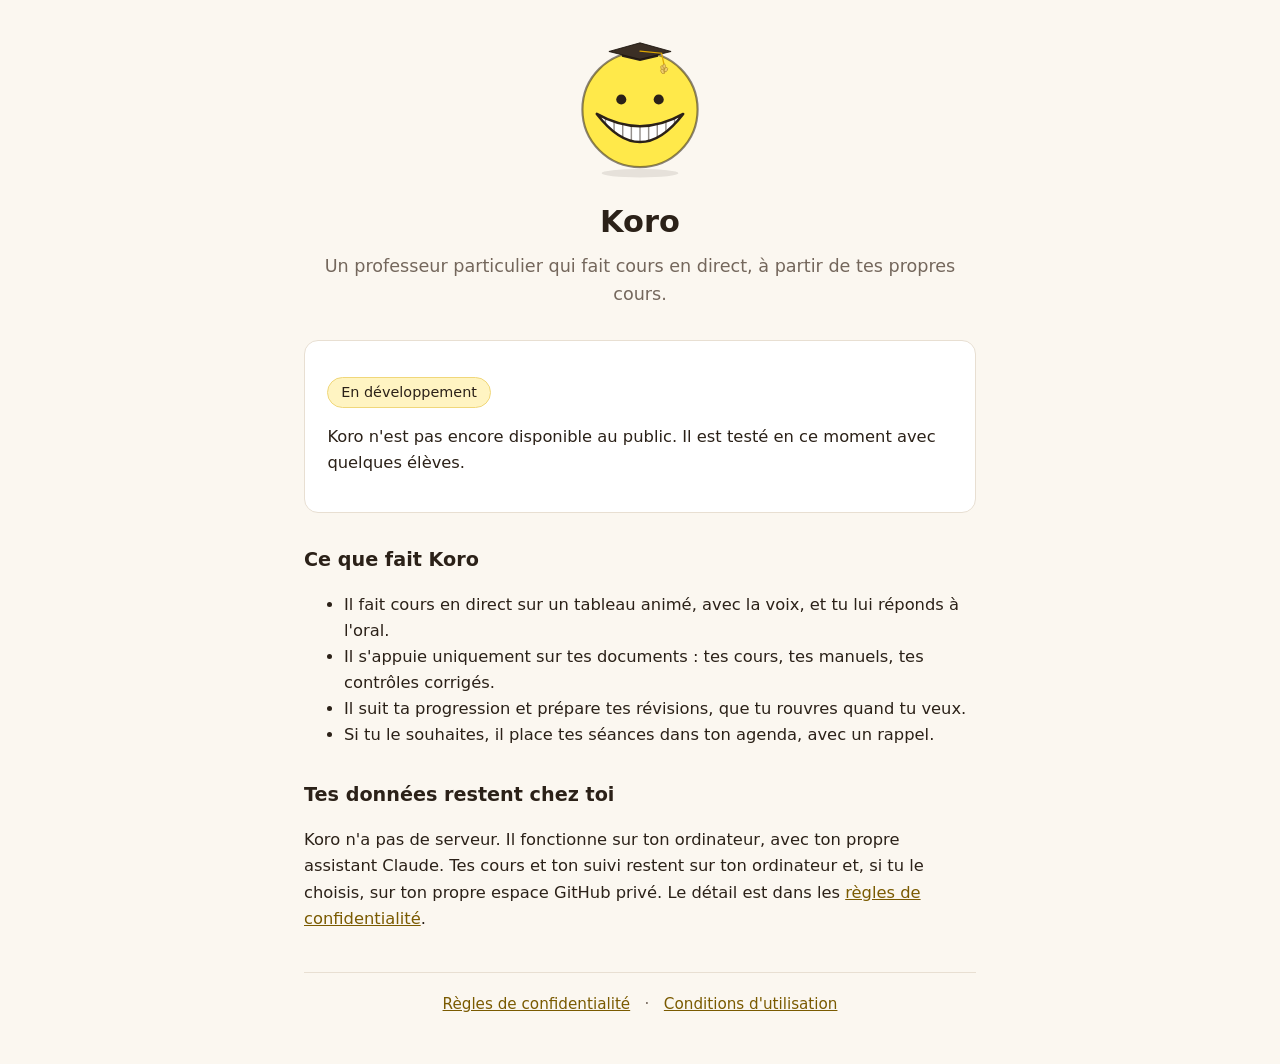
<file: index.html>
<!doctype html>
<html lang="fr">
<head>
<meta charset="utf-8">
<meta name="viewport" content="width=device-width, initial-scale=1">
<title>Koro</title>
<meta name="description" content="Koro, un professeur particulier qui fait cours en direct, à la voix, à partir de tes propres cours.">
<link rel="icon" href="koro.svg" type="image/svg+xml">
<link rel="stylesheet" href="style.css">
</head>
<body>
<main>
  <header>
    <img src="koro.svg" alt="Koro">
    <h1>Koro</h1>
    <p class="sous-titre">Un professeur particulier qui fait cours en direct, à partir de tes propres cours.</p>
  </header>

  <div class="carte">
    <p><span class="statut">En développement</span></p>
    <p>Koro n'est pas encore disponible au public. Il est testé en ce moment avec quelques élèves.</p>
  </div>

  <h2>Ce que fait Koro</h2>
  <ul>
    <li>Il fait cours en direct sur un tableau animé, avec la voix, et tu lui réponds à l'oral.</li>
    <li>Il s'appuie uniquement sur tes documents : tes cours, tes manuels, tes contrôles corrigés.</li>
    <li>Il suit ta progression et prépare tes révisions, que tu rouvres quand tu veux.</li>
    <li>Si tu le souhaites, il place tes séances dans ton agenda, avec un rappel.</li>
  </ul>

  <h2>Tes données restent chez toi</h2>
  <p>Koro n'a pas de serveur. Il fonctionne sur ton ordinateur, avec ton propre assistant Claude. Tes cours et ton suivi restent sur ton ordinateur et, si tu le choisis, sur ton propre espace GitHub privé. Le détail est dans les <a href="confidentialite.html">règles de confidentialité</a>.</p>

  <nav>
    <a href="confidentialite.html">Règles de confidentialité</a> ·
    <a href="conditions.html">Conditions d'utilisation</a>
  </nav>
</main>
</body>
</html>
</file>
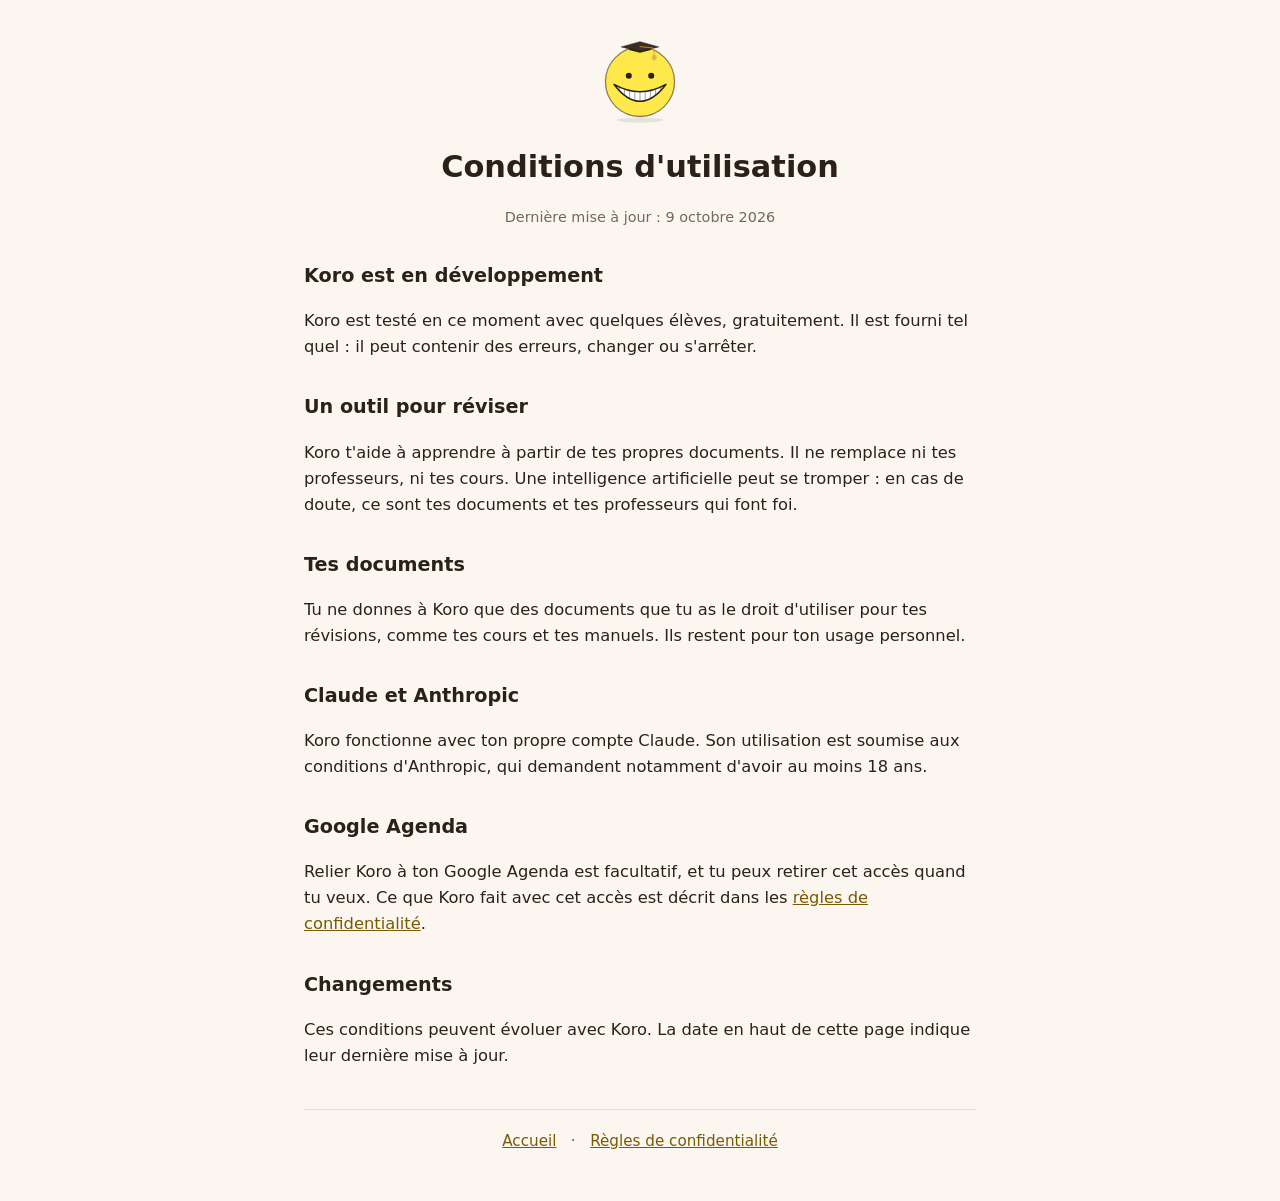
<file: conditions.html>
<!doctype html>
<html lang="fr">
<head>
<meta charset="utf-8">
<meta name="viewport" content="width=device-width, initial-scale=1">
<title>Koro : conditions d'utilisation</title>
<link rel="icon" href="koro.svg" type="image/svg+xml">
<link rel="stylesheet" href="style.css">
</head>
<body>
<main>
  <header class="petit">
    <a href="index.html"><img src="koro.svg" alt="Koro, retour à l'accueil"></a>
    <h1>Conditions d'utilisation</h1>
    <p class="date">Dernière mise à jour : 9 octobre 2026</p>
  </header>

  <h2>Koro est en développement</h2>
  <p>Koro est testé en ce moment avec quelques élèves, gratuitement. Il est fourni tel quel : il peut contenir des erreurs, changer ou s'arrêter.</p>

  <h2>Un outil pour réviser</h2>
  <p>Koro t'aide à apprendre à partir de tes propres documents. Il ne remplace ni tes professeurs, ni tes cours. Une intelligence artificielle peut se tromper : en cas de doute, ce sont tes documents et tes professeurs qui font foi.</p>

  <h2>Tes documents</h2>
  <p>Tu ne donnes à Koro que des documents que tu as le droit d'utiliser pour tes révisions, comme tes cours et tes manuels. Ils restent pour ton usage personnel.</p>

  <h2>Claude et Anthropic</h2>
  <p>Koro fonctionne avec ton propre compte Claude. Son utilisation est soumise aux conditions d'Anthropic, qui demandent notamment d'avoir au moins 18 ans.</p>

  <h2>Google Agenda</h2>
  <p>Relier Koro à ton Google Agenda est facultatif, et tu peux retirer cet accès quand tu veux. Ce que Koro fait avec cet accès est décrit dans les <a href="confidentialite.html">règles de confidentialité</a>.</p>

  <h2>Changements</h2>
  <p>Ces conditions peuvent évoluer avec Koro. La date en haut de cette page indique leur dernière mise à jour.</p>

  <nav>
    <a href="index.html">Accueil</a> ·
    <a href="confidentialite.html">Règles de confidentialité</a>
  </nav>
</main>
</body>
</html>
</file>
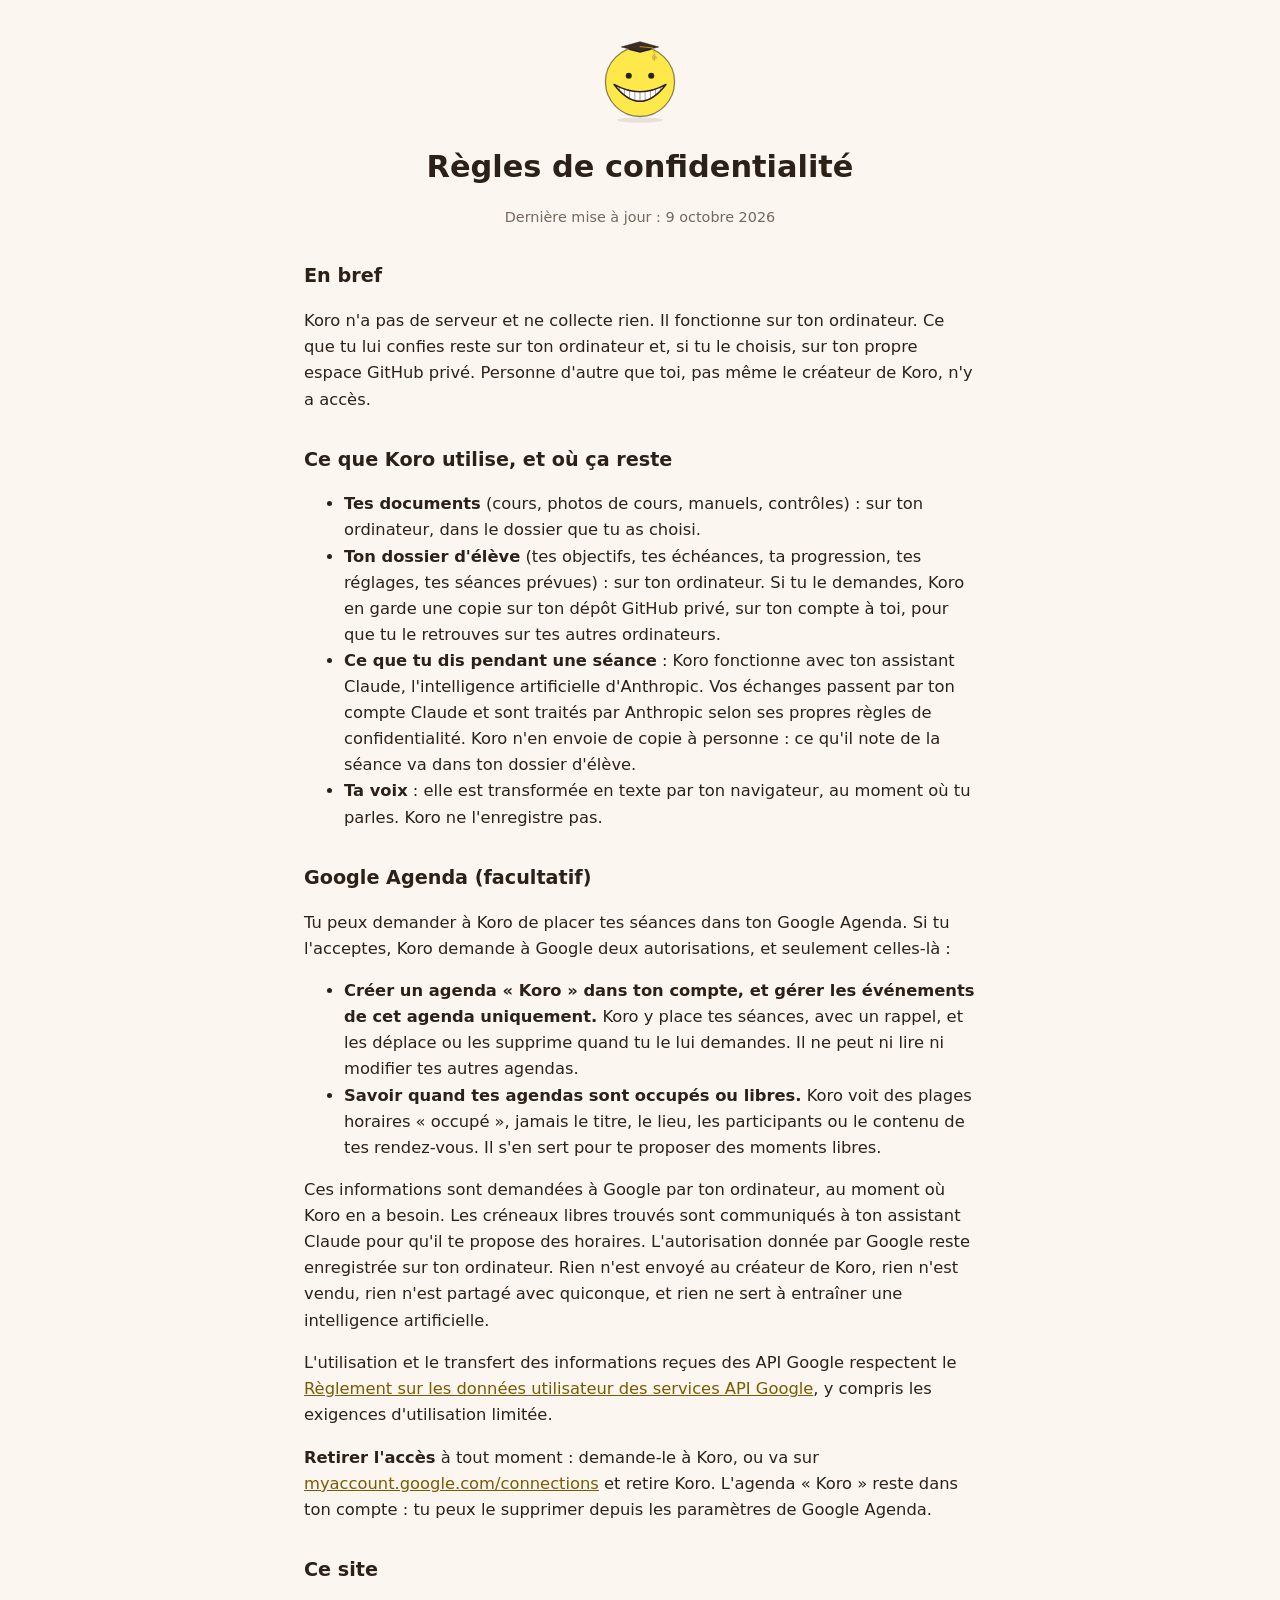
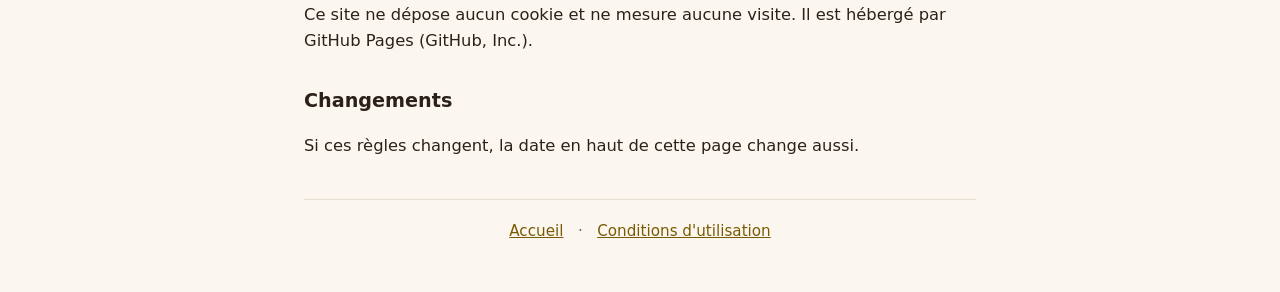
<file: confidentialite.html>
<!doctype html>
<html lang="fr">
<head>
<meta charset="utf-8">
<meta name="viewport" content="width=device-width, initial-scale=1">
<title>Koro : règles de confidentialité</title>
<link rel="icon" href="koro.svg" type="image/svg+xml">
<link rel="stylesheet" href="style.css">
</head>
<body>
<main>
  <header class="petit">
    <a href="index.html"><img src="koro.svg" alt="Koro, retour à l'accueil"></a>
    <h1>Règles de confidentialité</h1>
    <p class="date">Dernière mise à jour : 9 octobre 2026</p>
  </header>

  <h2>En bref</h2>
  <p>Koro n'a pas de serveur et ne collecte rien. Il fonctionne sur ton ordinateur. Ce que tu lui confies reste sur ton ordinateur et, si tu le choisis, sur ton propre espace GitHub privé. Personne d'autre que toi, pas même le créateur de Koro, n'y a accès.</p>

  <h2>Ce que Koro utilise, et où ça reste</h2>
  <ul>
    <li><strong>Tes documents</strong> (cours, photos de cours, manuels, contrôles) : sur ton ordinateur, dans le dossier que tu as choisi.</li>
    <li><strong>Ton dossier d'élève</strong> (tes objectifs, tes échéances, ta progression, tes réglages, tes séances prévues) : sur ton ordinateur. Si tu le demandes, Koro en garde une copie sur ton dépôt GitHub privé, sur ton compte à toi, pour que tu le retrouves sur tes autres ordinateurs.</li>
    <li><strong>Ce que tu dis pendant une séance</strong> : Koro fonctionne avec ton assistant Claude, l'intelligence artificielle d'Anthropic. Vos échanges passent par ton compte Claude et sont traités par Anthropic selon ses propres règles de confidentialité. Koro n'en envoie de copie à personne : ce qu'il note de la séance va dans ton dossier d'élève.</li>
    <li><strong>Ta voix</strong> : elle est transformée en texte par ton navigateur, au moment où tu parles. Koro ne l'enregistre pas.</li>
  </ul>

  <h2>Google Agenda (facultatif)</h2>
  <p>Tu peux demander à Koro de placer tes séances dans ton Google Agenda. Si tu l'acceptes, Koro demande à Google deux autorisations, et seulement celles-là :</p>
  <ul>
    <li><strong>Créer un agenda «&nbsp;Koro&nbsp;» dans ton compte, et gérer les événements de cet agenda uniquement.</strong> Koro y place tes séances, avec un rappel, et les déplace ou les supprime quand tu le lui demandes. Il ne peut ni lire ni modifier tes autres agendas.</li>
    <li><strong>Savoir quand tes agendas sont occupés ou libres.</strong> Koro voit des plages horaires «&nbsp;occupé&nbsp;», jamais le titre, le lieu, les participants ou le contenu de tes rendez-vous. Il s'en sert pour te proposer des moments libres.</li>
  </ul>
  <p>Ces informations sont demandées à Google par ton ordinateur, au moment où Koro en a besoin. Les créneaux libres trouvés sont communiqués à ton assistant Claude pour qu'il te propose des horaires. L'autorisation donnée par Google reste enregistrée sur ton ordinateur. Rien n'est envoyé au créateur de Koro, rien n'est vendu, rien n'est partagé avec quiconque, et rien ne sert à entraîner une intelligence artificielle.</p>
  <p>L'utilisation et le transfert des informations reçues des API Google respectent le <a href="https://developers.google.com/terms/api-services-user-data-policy" rel="noopener">Règlement sur les données utilisateur des services API Google</a>, y compris les exigences d'utilisation limitée.</p>
  <p><strong>Retirer l'accès</strong> à tout moment : demande-le à Koro, ou va sur <a href="https://myaccount.google.com/connections" rel="noopener">myaccount.google.com/connections</a> et retire Koro. L'agenda «&nbsp;Koro&nbsp;» reste dans ton compte : tu peux le supprimer depuis les paramètres de Google Agenda.</p>

  <h2>Ce site</h2>
  <p>Ce site ne dépose aucun cookie et ne mesure aucune visite. Il est hébergé par GitHub Pages (GitHub, Inc.).</p>

  <h2>Changements</h2>
  <p>Si ces règles changent, la date en haut de cette page change aussi.</p>

  <nav>
    <a href="index.html">Accueil</a> ·
    <a href="conditions.html">Conditions d'utilisation</a>
  </nav>
</main>
</body>
</html>
</file>
<file: style.css>
:root { --bg: #fbf7f0; --card: #ffffff; --ink: #2b2118; --muted: #74675c; --line: #e8dfd2; --accent: #e0a800; }
* { box-sizing: border-box; }
body { margin: 0; background: var(--bg); color: var(--ink); font-family: Lexend, system-ui, -apple-system, "Segoe UI", sans-serif; line-height: 1.6; }
main { max-width: 44rem; margin: 0 auto; padding: 2.5rem 1rem 3rem; }
header { text-align: center; margin-bottom: 2rem; }
header img { width: 120px; height: auto; }
header.petit img { width: 72px; }
h1 { font-size: 1.9rem; margin: .8rem 0 .3rem; }
h2 { font-size: 1.2rem; margin: 2rem 0 .4rem; }
p, li { font-size: 1.02rem; }
.sous-titre { color: var(--muted); font-size: 1.1rem; margin: 0; }
.carte { background: var(--card); border: 1px solid var(--line); border-radius: 14px; padding: 1.2rem 1.4rem; margin: 1.5rem 0; }
.statut { display: inline-block; background: #fff4c2; border: 1px solid #f0d77a; border-radius: 999px; padding: .2rem .8rem; font-size: .9rem; }
a { color: #7a5a00; }
nav { text-align: center; margin-top: 2.5rem; padding-top: 1.2rem; border-top: 1px solid var(--line); font-size: .95rem; color: var(--muted); }
nav a { margin: 0 .6rem; }
.date { color: var(--muted); font-size: .9rem; }
</file>
